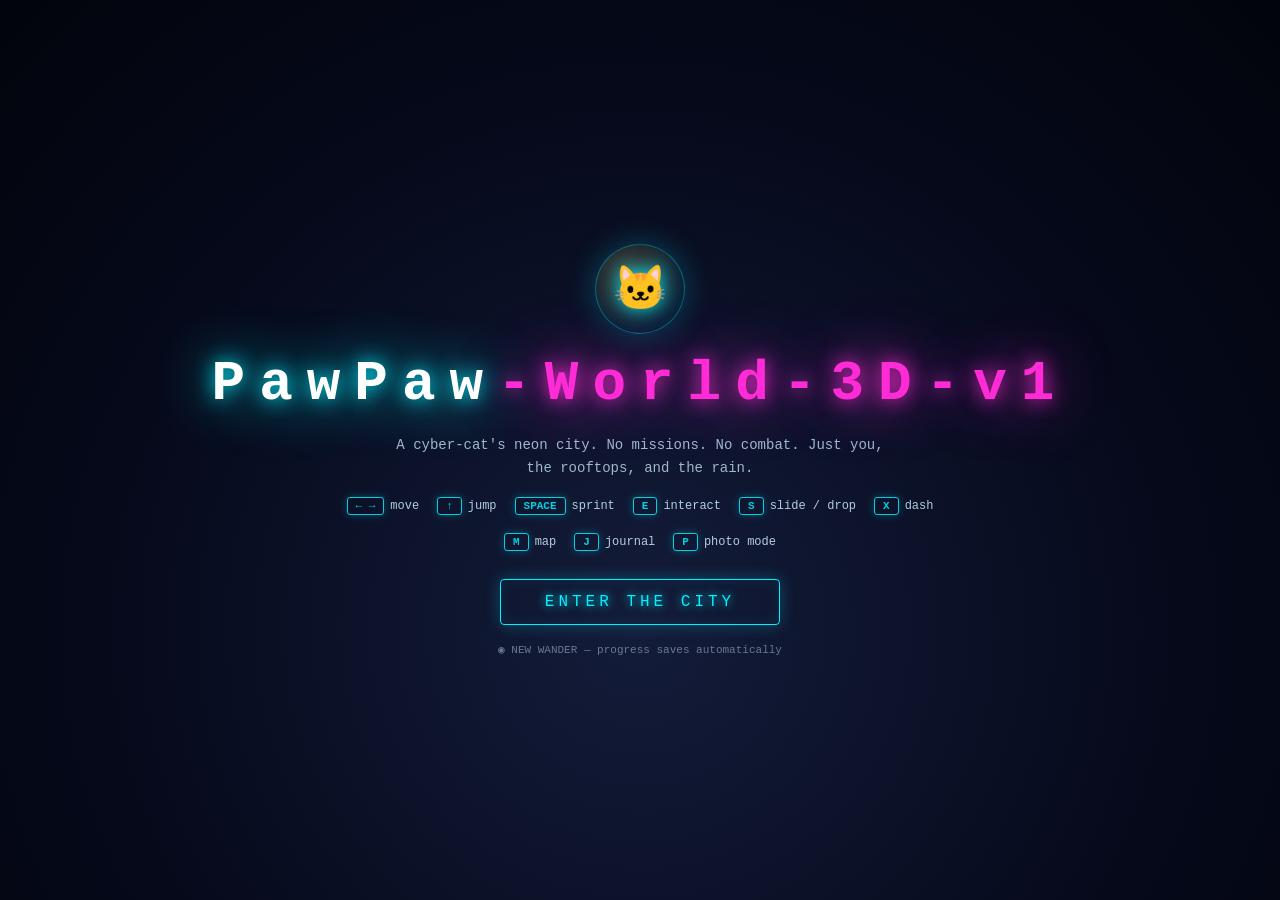
<file: archive/legacy-2d/index.html>
<!DOCTYPE html>
<html lang="en">
<head>
<meta charset="UTF-8">
<meta name="viewport" content="width=device-width, initial-scale=1.0">
  <title>PawPaw-World-3D-v1 — Legacy 2D Archive</title>
<link rel="stylesheet" href="style.css">
</head>
<body>
<div id="game-wrap">
  <canvas id="game"></canvas>
  <canvas id="minimap" width="220" height="120"></canvas>

  <!-- HUD -->
  <div id="hud-top-left" class="holo-panel">
    <div class="hud-row"><span class="hud-label">ZONE</span><span id="hud-zone">NEON MARKET</span></div>
    <div class="hud-row"><span class="hud-label">TIME</span><span id="hud-time">22:00</span><span id="hud-weather">CLEAR</span></div>
    <div class="hud-row"><span class="hud-label">DISCOVERY</span>
      <div class="bar"><div id="hud-disc-bar"></div></div><span id="hud-disc">0%</span>
    </div>
    <div class="hud-row"><span class="hud-label">LV <span id="hud-lv">1</span></span>
      <div class="bar"><div id="hud-xp-bar"></div></div><span id="hud-paw-title">STREET KITTEN</span>
    </div>
  </div>

  <!-- rotating challenges -->
  <div id="challenges" class="holo-panel">
    <div id="ch-head">CHALLENGES <span id="ch-tier"></span></div>
    <div id="ch-list"></div>
  </div>

  <!-- city bonus event banner -->
  <div id="bonus-banner" class="hidden"><span id="bonus-name"></span><span id="bonus-t"></span></div>

  <div id="hud-collect" class="holo-panel">
    <div class="c-row"><span class="c-ico cred">¢</span><span id="c-cred">0</span></div>
    <div class="c-row"><span class="c-ico food">▣</span><span id="c-food">0</span></div>
    <div class="c-row"><span class="c-ico chip">◧</span><span id="c-chip">0</span></div>
    <div class="c-row"><span class="c-ico mem">◈</span><span id="c-mem">0</span></div>
    <div class="c-row"><span class="c-ico art">✦</span><span id="c-art">0</span></div>
    <div class="c-row"><span class="c-ico leg">★</span><span id="c-leg">0</span></div>
  </div>

  <div id="hud-objective" class="holo-panel hidden">
    <div id="obj-title">OBJECTIVE</div>
    <div id="obj-text"></div>
    <div id="obj-timer" class="hidden"></div>
  </div>

  <div id="hud-abilities" class="holo-panel">
    <span id="ab-dash" class="ab locked" title="Teleport Dash [X]">⌁</span>
    <span id="ab-djump" class="ab locked" title="Double Jump">⇈</span>
    <span id="ab-wall" class="ab locked" title="Wall Run">∥</span>
    <span id="ab-glide" class="ab locked hidden" title="Glide (hold JUMP)">⌒</span>
  </div>
  <div id="buff" class="holo-panel hidden">⚡ <span id="buff-t"></span></div>

  <!-- flow combo meter -->
  <div id="combo" class="hidden">
    <div id="combo-line"><span id="combo-x">x1</span><span id="combo-label">FLOW</span><span id="combo-pts">0</span></div>
    <div id="combo-bar-wrap"><div id="combo-bar"></div></div>
  </div>

  <!-- Guide companion -->
  <div id="guide" class="hidden">
    <div id="guide-orb"></div>
    <div id="guide-text"></div>
  </div>

  <!-- Notifications -->
  <div id="notify-stack"></div>
  <div id="discovery-banner" class="hidden"><div id="disc-sub">LOCATION DISCOVERED</div><div id="disc-name"></div></div>

  <!-- Interact prompt -->
  <div id="interact-prompt" class="hidden"><span class="key">E</span><span id="interact-text"></span></div>

  <!-- Dialog / lore reader -->
  <div id="dialog" class="modal hidden">
    <div class="modal-box holo-panel">
      <div id="dialog-title"></div>
      <div id="dialog-body"></div>
      <div class="modal-hint">[E] or click to close</div>
    </div>
  </div>

  <!-- Hacking minigame -->
  <div id="hack" class="modal hidden">
    <div class="modal-box holo-panel">
      <div id="hack-title">SIGNAL TRACE // BREACH PROTOCOL</div>
      <div id="hack-status">Memorize the signal sequence…</div>
      <div id="hack-grid"></div>
      <div class="modal-hint">[ESC] abort</div>
    </div>
  </div>

  <!-- Journal -->
  <div id="journal" class="modal hidden">
    <div class="modal-box holo-panel journal-box">
      <div id="journal-tabs">
        <span class="jtab active" data-tab="quests">QUESTS</span>
        <span class="jtab" data-tab="completion">COMPLETION</span>
        <span class="jtab" data-tab="ach">ACHIEVEMENTS</span>
        <span class="jtab" data-tab="collection">COLLECTION</span>
        <span class="jtab" data-tab="skills">SKILL TREE</span>
        <span class="jtab" data-tab="cosmetics">COSMETICS</span>
        <span class="jtab" data-tab="shrine">SHRINE</span>
        <span class="jtab" data-tab="races">RACE RECORDS</span>
        <span class="jtab" data-tab="photos">PHOTO CHALLENGES</span>
        <span class="jtab" data-tab="stats">STATS</span>
      </div>
      <div id="journal-body"></div>
      <div class="modal-hint">[J] or [ESC] close</div>
    </div>
  </div>

  <!-- Shop -->
  <div id="shop" class="modal hidden">
    <div class="modal-box holo-panel">
      <div id="shop-title">STREET VENDOR <span id="shop-cred"></span></div>
      <div id="shop-list"></div>
      <div class="modal-hint">[ESC] close</div>
    </div>
  </div>

  <!-- Teleport map -->
  <div id="teleport" class="modal hidden">
    <div class="modal-box holo-panel">
      <div id="tp-title">TRANSIT NODE // FAST TRAVEL</div>
      <div id="tp-list"></div>
      <div class="modal-hint">[ESC] close</div>
    </div>
  </div>

  <!-- Photo mode -->
  <div id="photo-overlay" class="hidden">
    <div class="photo-frame"></div>
    <div class="photo-corner tl"></div><div class="photo-corner tr"></div>
    <div class="photo-corner bl"></div><div class="photo-corner br"></div>
    <div id="photo-hint">PHOTO MODE — [ENTER] capture · [P] exit</div>
    <div id="photo-target" class="hidden"></div>
  </div>
  <div id="photo-flash"></div>

  <!-- Title screen -->
  <div id="title-screen">
    <div id="title-cat"></div>
    <h1>PawPaw<span>-World-3D-v1</span></h1>
    <p class="tagline">A cyber-cat's neon city. No missions. No combat. Just you, the rooftops, and the rain.</p>
    <div id="title-controls">
      <div><span class="key">← →</span> move</div>
      <div><span class="key">↑</span> jump</div>
      <div><span class="key">SPACE</span> sprint</div>
      <div><span class="key">E</span> interact</div>
      <div><span class="key">S</span> slide / drop</div>
      <div><span class="key">X</span> dash</div>
      <div><span class="key">M</span> map</div>
      <div><span class="key">J</span> journal</div>
      <div><span class="key">P</span> photo mode</div>
    </div>
    <button id="btn-start">ENTER THE CITY</button>
    <p class="save-note" id="save-note"></p>
  </div>
</div>

<script src="js/config.js"></script>
<script src="js/world.js"></script>
<script src="js/player.js"></script>
<script src="js/citizens.js"></script>
<script src="js/systems.js"></script>
<script src="js/activities.js"></script>
<script src="js/progression.js"></script>
<script src="js/meta.js"></script>
<script src="js/render.js"></script>
<script src="js/ui.js"></script>
<script src="js/main.js"></script>
</body>
</html>
</file>
<file: archive/legacy-2d/style.css>
/* ============ PawPaw-World-3D-v1 — LEGACY 2D UI ============ */
* { margin: 0; padding: 0; box-sizing: border-box; }

:root {
  --cyan: #00f0ff;
  --magenta: #ff2bd6;
  --amber: #ffb347;
  --lime: #aaff00;
  --panel: rgba(8, 14, 30, 0.72);
  --panel-border: rgba(0, 240, 255, 0.35);
  --text: #cfeeff;
}

html, body {
  width: 100%; height: 100%;
  background: #04060e;
  overflow: hidden;
  font-family: "Courier New", ui-monospace, monospace;
  color: var(--text);
  user-select: none;
}

#game-wrap { position: fixed; inset: 0; }
#game { display: block; width: 100%; height: 100%; }

/* ---------- holo panels ---------- */
.holo-panel {
  background: var(--panel);
  border: 1px solid var(--panel-border);
  border-radius: 4px;
  box-shadow: 0 0 12px rgba(0, 240, 255, 0.15), inset 0 0 18px rgba(0, 240, 255, 0.05);
  backdrop-filter: blur(3px);
  padding: 8px 12px;
  font-size: 12px;
  letter-spacing: 1px;
}

.hidden { display: none !important; }

/* ---------- HUD ---------- */
#hud-top-left { position: absolute; top: 14px; left: 14px; min-width: 220px; }
.hud-row { display: flex; align-items: center; gap: 8px; margin: 3px 0; }
.hud-label { color: var(--cyan); opacity: 0.7; font-size: 10px; width: 72px; }
#hud-zone { color: var(--magenta); text-shadow: 0 0 8px var(--magenta); font-weight: bold; }
#hud-weather { opacity: 0.6; font-size: 10px; }
.bar { width: 90px; height: 6px; background: rgba(0,240,255,0.12); border-radius: 3px; overflow: hidden; }
#hud-disc-bar { height: 100%; width: 0%; background: linear-gradient(90deg, var(--cyan), var(--magenta)); transition: width 0.6s; }

#minimap {
  position: absolute; top: 14px; right: 14px;
  border: 1px solid var(--panel-border);
  border-radius: 4px;
  background: rgba(4, 8, 18, 0.8);
  box-shadow: 0 0 12px rgba(0, 240, 255, 0.15);
}

#hud-collect { position: absolute; top: 148px; right: 14px; display: flex; flex-direction: column; gap: 4px; }
.c-row { display: flex; align-items: center; gap: 8px; font-size: 13px; }
.c-ico { width: 18px; text-align: center; }
.c-ico.food { color: var(--amber); text-shadow: 0 0 6px var(--amber); }
.c-ico.chip { color: var(--cyan); text-shadow: 0 0 6px var(--cyan); }
.c-ico.mem  { color: var(--magenta); text-shadow: 0 0 6px var(--magenta); }
.c-ico.art  { color: var(--lime); text-shadow: 0 0 6px var(--lime); }
.c-ico.leg  { color: #fff; text-shadow: 0 0 8px #fff, 0 0 16px var(--magenta); }

#hud-objective { position: absolute; top: 14px; left: 50%; transform: translateX(-50%); text-align: center; min-width: 260px; }
#obj-title { color: var(--amber); font-size: 10px; letter-spacing: 3px; }
#obj-text { margin-top: 3px; font-size: 13px; }
#obj-timer { color: var(--lime); font-size: 18px; font-weight: bold; margin-top: 2px; text-shadow: 0 0 8px var(--lime); }

#hud-abilities { position: absolute; bottom: 14px; right: 14px; display: flex; gap: 8px; padding: 6px 10px; }
.ab { font-size: 18px; color: var(--cyan); text-shadow: 0 0 8px var(--cyan); }
.ab.locked { color: #2a3a4a; text-shadow: none; }
.ab.cooldown { color: #5a6a7a; }

/* ---------- guide ---------- */
#guide {
  position: absolute; bottom: 24px; left: 50%; transform: translateX(-50%);
  display: flex; align-items: center; gap: 12px; max-width: 560px;
  animation: guideIn 0.4s ease-out;
}
@keyframes guideIn { from { opacity: 0; transform: translateX(-50%) translateY(16px); } }
#guide-orb {
  width: 26px; height: 26px; border-radius: 50%; flex-shrink: 0;
  background: radial-gradient(circle at 35% 35%, #bffaff, var(--cyan) 50%, rgba(0,240,255,0.1));
  box-shadow: 0 0 16px var(--cyan), 0 0 40px rgba(0,240,255,0.4);
  animation: orbFloat 2.4s ease-in-out infinite;
}
@keyframes orbFloat { 0%,100% { transform: translateY(0); } 50% { transform: translateY(-7px); } }
#guide-text {
  background: var(--panel); border: 1px solid var(--panel-border); border-radius: 4px;
  padding: 9px 14px; font-size: 13px; line-height: 1.45;
}
#guide-text b { color: var(--cyan); }

/* ---------- notifications ---------- */
#notify-stack {
  position: absolute; bottom: 80px; left: 14px;
  display: flex; flex-direction: column-reverse; gap: 6px; pointer-events: none;
}
.notify {
  background: var(--panel); border-left: 3px solid var(--cyan);
  padding: 7px 12px; font-size: 12px; border-radius: 0 4px 4px 0;
  animation: notifyIn 0.3s ease-out;
  max-width: 320px;
}
.notify.gold { border-left-color: var(--amber); color: #ffe6c0; }
.notify.pink { border-left-color: var(--magenta); }
.notify.fade { opacity: 0; transition: opacity 0.8s; }
@keyframes notifyIn { from { opacity: 0; transform: translateX(-20px); } }

#discovery-banner {
  position: absolute; bottom: 170px; left: 50%; transform: translateX(-50%);
  text-align: center; pointer-events: none;
  animation: discIn 0.5s ease-out;
}
@keyframes discIn { from { opacity: 0; letter-spacing: 18px; } }
#disc-sub { font-size: 11px; letter-spacing: 6px; color: var(--cyan); opacity: 0.8; }
#disc-name {
  font-size: 22px; font-weight: bold; letter-spacing: 4px; color: #fff;
  text-shadow: 0 0 18px var(--magenta), 0 0 40px var(--magenta);
  margin-top: 6px;
}

/* ---------- interact ---------- */
#interact-prompt {
  position: absolute; bottom: 130px; left: 50%; transform: translateX(-50%);
  display: flex; align-items: center; gap: 8px;
  background: var(--panel); border: 1px solid var(--panel-border);
  padding: 6px 14px; border-radius: 4px; font-size: 13px;
}
.key {
  display: inline-block; padding: 2px 8px; border: 1px solid var(--cyan);
  border-radius: 3px; color: var(--cyan); font-weight: bold; font-size: 11px;
  box-shadow: 0 0 8px rgba(0,240,255,0.3);
}

/* ---------- modals ---------- */
.modal { position: absolute; inset: 0; background: rgba(2,4,10,0.6); display: flex; align-items: center; justify-content: center; z-index: 50; }
.modal-box { min-width: 360px; max-width: 520px; padding: 20px 24px; }
.modal-hint { margin-top: 14px; font-size: 10px; opacity: 0.5; text-align: center; }
#dialog-title { color: var(--cyan); font-size: 14px; letter-spacing: 2px; margin-bottom: 10px; text-shadow: 0 0 8px var(--cyan); }
#dialog-body { font-size: 13px; line-height: 1.6; white-space: pre-wrap; max-height: 50vh; overflow-y: auto; }

/* hacking */
#hack-title { color: var(--lime); letter-spacing: 2px; font-size: 13px; text-shadow: 0 0 8px var(--lime); }
#hack-status { margin: 10px 0; font-size: 12px; opacity: 0.85; min-height: 16px; }
#hack-grid { display: grid; grid-template-columns: repeat(3, 84px); gap: 10px; justify-content: center; padding: 8px 0; }
.hack-node {
  height: 84px; border: 1px solid var(--panel-border); border-radius: 6px;
  background: rgba(0,240,255,0.06); cursor: pointer; transition: all 0.12s;
  display: flex; align-items: center; justify-content: center; font-size: 22px; color: rgba(0,240,255,0.4);
}
.hack-node:hover { background: rgba(0,240,255,0.14); }
.hack-node.lit { background: var(--cyan); color: #04111a; box-shadow: 0 0 24px var(--cyan); }
.hack-node.good { background: var(--lime); color: #0a1402; box-shadow: 0 0 24px var(--lime); }
.hack-node.bad { background: #ff3355; box-shadow: 0 0 24px #ff3355; }

/* teleport list */
#tp-title { color: var(--cyan); letter-spacing: 2px; font-size: 13px; margin-bottom: 12px; }
.tp-item {
  padding: 8px 12px; margin: 4px 0; border: 1px solid rgba(0,240,255,0.2);
  border-radius: 4px; cursor: pointer; font-size: 13px; display: flex; justify-content: space-between;
  width: 100%; background: transparent; color: var(--text); font-family: inherit; text-align: left;
}
.tp-item:hover { background: rgba(0,240,255,0.12); border-color: var(--cyan); }
.tp-item .tp-zone { opacity: 0.5; font-size: 11px; }
.tp-item.current { opacity: 0.4; pointer-events: none; }

/* ---------- photo mode ---------- */
#photo-overlay { position: absolute; inset: 0; pointer-events: none; z-index: 40; }
.photo-frame { position: absolute; inset: 40px; border: 1px solid rgba(255,255,255,0.25); }
.photo-corner { position: absolute; width: 34px; height: 34px; border-color: #fff; border-style: solid; border-width: 0; }
.photo-corner.tl { top: 32px; left: 32px; border-top-width: 2px; border-left-width: 2px; }
.photo-corner.tr { top: 32px; right: 32px; border-top-width: 2px; border-right-width: 2px; }
.photo-corner.bl { bottom: 32px; left: 32px; border-bottom-width: 2px; border-left-width: 2px; }
.photo-corner.br { bottom: 32px; right: 32px; border-bottom-width: 2px; border-right-width: 2px; }
#photo-hint { position: absolute; bottom: 52px; width: 100%; text-align: center; font-size: 12px; letter-spacing: 2px; color: #fff; text-shadow: 0 0 8px #000; }
#photo-target { position: absolute; top: 52px; width: 100%; text-align: center; font-size: 13px; color: var(--amber); text-shadow: 0 0 10px var(--amber); }
#photo-flash { position: absolute; inset: 0; background: #fff; opacity: 0; pointer-events: none; z-index: 60; transition: opacity 0.5s; }
#photo-flash.snap { opacity: 0.9; transition: none; }

/* ---------- title screen ---------- */
#title-screen {
  position: absolute; inset: 0; z-index: 100;
  background: radial-gradient(ellipse at 50% 70%, #131c3a 0%, #06091a 60%, #02040c 100%);
  display: flex; flex-direction: column; align-items: center; justify-content: center; gap: 18px;
}
#title-screen h1 {
  font-size: 56px; letter-spacing: 14px; color: #fff;
  text-shadow: 0 0 20px var(--cyan), 0 0 60px var(--cyan);
}
#title-screen h1 span { color: var(--magenta); text-shadow: 0 0 20px var(--magenta), 0 0 60px var(--magenta); }
.tagline { font-size: 14px; opacity: 0.75; max-width: 520px; text-align: center; line-height: 1.6; }
#title-cat { font-size: 60px; width: 90px; height: 90px; border-radius: 50%;
  background: radial-gradient(circle at 40% 35%, rgba(255,179,71,0.25), rgba(0,240,255,0.08) 70%);
  border: 1px solid rgba(0,240,255,0.3); box-shadow: 0 0 30px rgba(0,240,255,0.25);
  display: flex; align-items: center; justify-content: center;
}
#title-cat::before { content: "🐱"; font-size: 44px; filter: drop-shadow(0 0 10px var(--cyan)); }
#title-controls { display: flex; gap: 18px; flex-wrap: wrap; justify-content: center; font-size: 12px; opacity: 0.85; max-width: 640px; }
#title-controls > div { display: flex; align-items: center; gap: 6px; }
#btn-start {
  margin-top: 10px; padding: 13px 44px; font-family: inherit; font-size: 16px; letter-spacing: 4px;
  background: transparent; color: var(--cyan); border: 1px solid var(--cyan); border-radius: 4px;
  cursor: pointer; text-shadow: 0 0 10px var(--cyan); box-shadow: 0 0 16px rgba(0,240,255,0.25), inset 0 0 16px rgba(0,240,255,0.08);
  transition: all 0.2s;
}
#btn-start:hover { background: rgba(0,240,255,0.12); box-shadow: 0 0 30px rgba(0,240,255,0.5), inset 0 0 24px rgba(0,240,255,0.15); }
.save-note { font-size: 11px; opacity: 0.45; }

/* ---------- credits icon ---------- */
.c-ico.cred { color: #ffe14d; text-shadow: 0 0 6px #ffe14d; font-weight: bold; }

/* ---------- XP bar ---------- */
#hud-xp-bar { height: 100%; width: 0%; background: linear-gradient(90deg, #ffe14d, #ffb347); transition: width 0.4s; }
#hud-paw-title { font-size: 9px; color: #ffe14d; opacity: 0.85; letter-spacing: 1px; }
#hud-lv { color: #ffe14d; }

/* ---------- challenges widget ---------- */
#challenges { position: absolute; top: 322px; right: 14px; width: 200px; padding: 7px 10px; }
#ch-head { font-size: 9px; letter-spacing: 3px; color: var(--cyan); opacity: 0.8; margin-bottom: 4px; }
#ch-tier { float: right; color: #ffe14d; }
.ch { margin: 5px 0; }
.ch-txt { font-size: 10px; display: flex; justify-content: space-between; }
.ch-txt .ch-n { color: var(--lime); }
.ch-bar { height: 3px; background: rgba(170,255,0,0.12); border-radius: 2px; margin-top: 2px; overflow: hidden; }
.ch-bar > div { height: 100%; background: var(--lime); transition: width 0.3s; }

/* ---------- bonus event banner ---------- */
#bonus-banner {
  position: absolute; top: 86px; left: 50%; transform: translateX(-50%);
  display: flex; gap: 12px; align-items: baseline;
  background: rgba(30, 22, 4, 0.8); border: 1px solid #ffe14d; border-radius: 4px;
  padding: 6px 18px; font-size: 13px; letter-spacing: 2px; color: #ffe14d;
  box-shadow: 0 0 18px rgba(255,225,77,0.3);
  animation: bonusPulse 1.2s ease-in-out infinite;
}
@keyframes bonusPulse { 0%,100% { box-shadow: 0 0 12px rgba(255,225,77,0.2); } 50% { box-shadow: 0 0 26px rgba(255,225,77,0.45); } }
#bonus-t { font-size: 16px; font-weight: bold; }

/* ---------- flow combo meter ---------- */
#combo {
  position: absolute; bottom: 150px; left: 14px; min-width: 170px;
  background: var(--panel); border: 1px solid var(--panel-border);
  border-radius: 4px; padding: 7px 11px;
  animation: notifyIn 0.25s ease-out;
}
#combo-line { display: flex; align-items: baseline; gap: 10px; }
#combo-x { font-size: 22px; font-weight: bold; color: var(--lime); text-shadow: 0 0 10px var(--lime); }
#combo-label { font-size: 10px; letter-spacing: 3px; opacity: 0.7; }
#combo-pts { margin-left: auto; font-size: 14px; color: var(--cyan); }
#combo-bar-wrap { height: 4px; background: rgba(170,255,0,0.15); border-radius: 2px; margin-top: 5px; overflow: hidden; }
#combo-bar { height: 100%; width: 100%; background: var(--lime); transition: width 0.1s linear; }
#combo.hot #combo-x { color: var(--magenta); text-shadow: 0 0 12px var(--magenta); }
#combo.hot #combo-bar { background: var(--magenta); }

/* ---------- buff ---------- */
#buff { position: absolute; bottom: 60px; right: 14px; font-size: 12px; color: #ffe14d; padding: 5px 10px; }

/* ---------- achievement toast ---------- */
.notify.ach {
  border-left-color: #ffe14d; color: #fff7d8;
  box-shadow: 0 0 18px rgba(255,225,77,0.25);
}
.notify.ach b { color: #ffe14d; }

/* ---------- journal ---------- */
.journal-box { width: 760px; max-width: 94vw; }
#journal-tabs { display: flex; gap: 4px; margin-bottom: 12px; flex-wrap: wrap; }
.jtab {
  flex: 1 0 118px; text-align: center; padding: 7px 6px; font-size: 10px; letter-spacing: 1px;
  border: 1px solid rgba(0,240,255,0.2); border-radius: 3px; cursor: pointer; opacity: 0.6;
}
.jtab:hover { opacity: 0.9; }
.jtab.active { opacity: 1; background: rgba(0,240,255,0.12); border-color: var(--cyan); color: var(--cyan); }
#journal-body { max-height: 56vh; overflow-y: auto; font-size: 12px; line-height: 1.5; }
.j-quest { border: 1px solid rgba(0,240,255,0.15); border-radius: 4px; padding: 9px 12px; margin: 6px 0; }
.j-quest .jq-name { color: var(--amber); letter-spacing: 2px; font-weight: bold; }
.j-quest .jq-step { margin-top: 4px; }
.j-quest.done { opacity: 0.55; } .j-quest.done .jq-name { color: var(--lime); }
.j-ach { display: flex; gap: 10px; align-items: center; padding: 5px 8px; border-radius: 3px; }
.j-ach:nth-child(odd) { background: rgba(0,240,255,0.04); }
.j-ach .ja-ico { width: 20px; text-align: center; font-size: 15px; color: #3a4a5a; }
.j-ach.got .ja-ico { color: #ffe14d; text-shadow: 0 0 8px #ffe14d; }
.j-ach.got .ja-name { color: #fff; }
.j-ach .ja-name { width: 150px; }
.j-ach .ja-desc { opacity: 0.6; font-size: 11px; }
.j-row { display: flex; justify-content: space-between; padding: 4px 8px; }
.j-row:nth-child(odd) { background: rgba(0,240,255,0.04); }
.j-sec { color: var(--cyan); letter-spacing: 3px; font-size: 10px; margin: 12px 0 4px; }
.j-land { display: inline-block; width: 48%; padding: 2px 6px; opacity: 0.85; }
.j-land.unk { opacity: 0.35; }
.completion-head { padding: 12px; border: 1px solid rgba(255,225,77,0.35); border-radius: 4px; margin-bottom: 10px; color: #ffe14d; letter-spacing: 2px; }
.completion-head strong { display: block; font-size: 34px; color: #fff; text-shadow: 0 0 16px #ffe14d; margin: 4px 0; }
.bigbar { height: 8px; background: rgba(255,225,77,0.14); border-radius: 4px; overflow: hidden; }
.bigbar > div { height: 100%; background: linear-gradient(90deg, #ffe14d, #ff2bd6, #00f0ff); transition: width 0.6s; }
.skill {
  width: 100%; margin: 4px 0; padding: 8px 10px; display: grid; grid-template-columns: 150px 1fr 56px; gap: 10px; align-items: center;
  font-family: inherit; color: var(--text); background: rgba(0,240,255,0.05); border: 1px solid rgba(0,240,255,0.18); border-radius: 4px; cursor: pointer; text-align: left;
}
.skill small { opacity: 0.62; }
.skill b { color: #ffe14d; text-align: right; }
.skill:hover { background: rgba(0,240,255,0.12); border-color: var(--cyan); }
.skill.owned { opacity: 0.55; cursor: default; }
.skill.shrine-up { display: block; text-align: center; color: #ffe14d; letter-spacing: 2px; }

/* ---------- shop ---------- */
#shop-title { color: var(--amber); letter-spacing: 2px; font-size: 13px; margin-bottom: 10px; display: flex; justify-content: space-between; }
#shop-cred { color: #ffe14d; }
.shop-item {
  display: flex; align-items: center; gap: 10px; padding: 8px 10px; margin: 4px 0;
  border: 1px solid rgba(0,240,255,0.15); border-radius: 4px; cursor: pointer; font-size: 12px;
}
.shop-item:hover { background: rgba(0,240,255,0.08); border-color: var(--cyan); }
.shop-item .si-name { width: 160px; color: #fff; }
.shop-item .si-desc { flex: 1; opacity: 0.65; font-size: 11px; }
.shop-item .si-cost { color: #ffe14d; }
.shop-item.owned { opacity: 0.45; cursor: default; }
.shop-item.owned .si-cost { color: var(--lime); }
.shop-item.broke { cursor: default; } .shop-item.broke .si-cost { color: #ff5e5e; }
</file>
